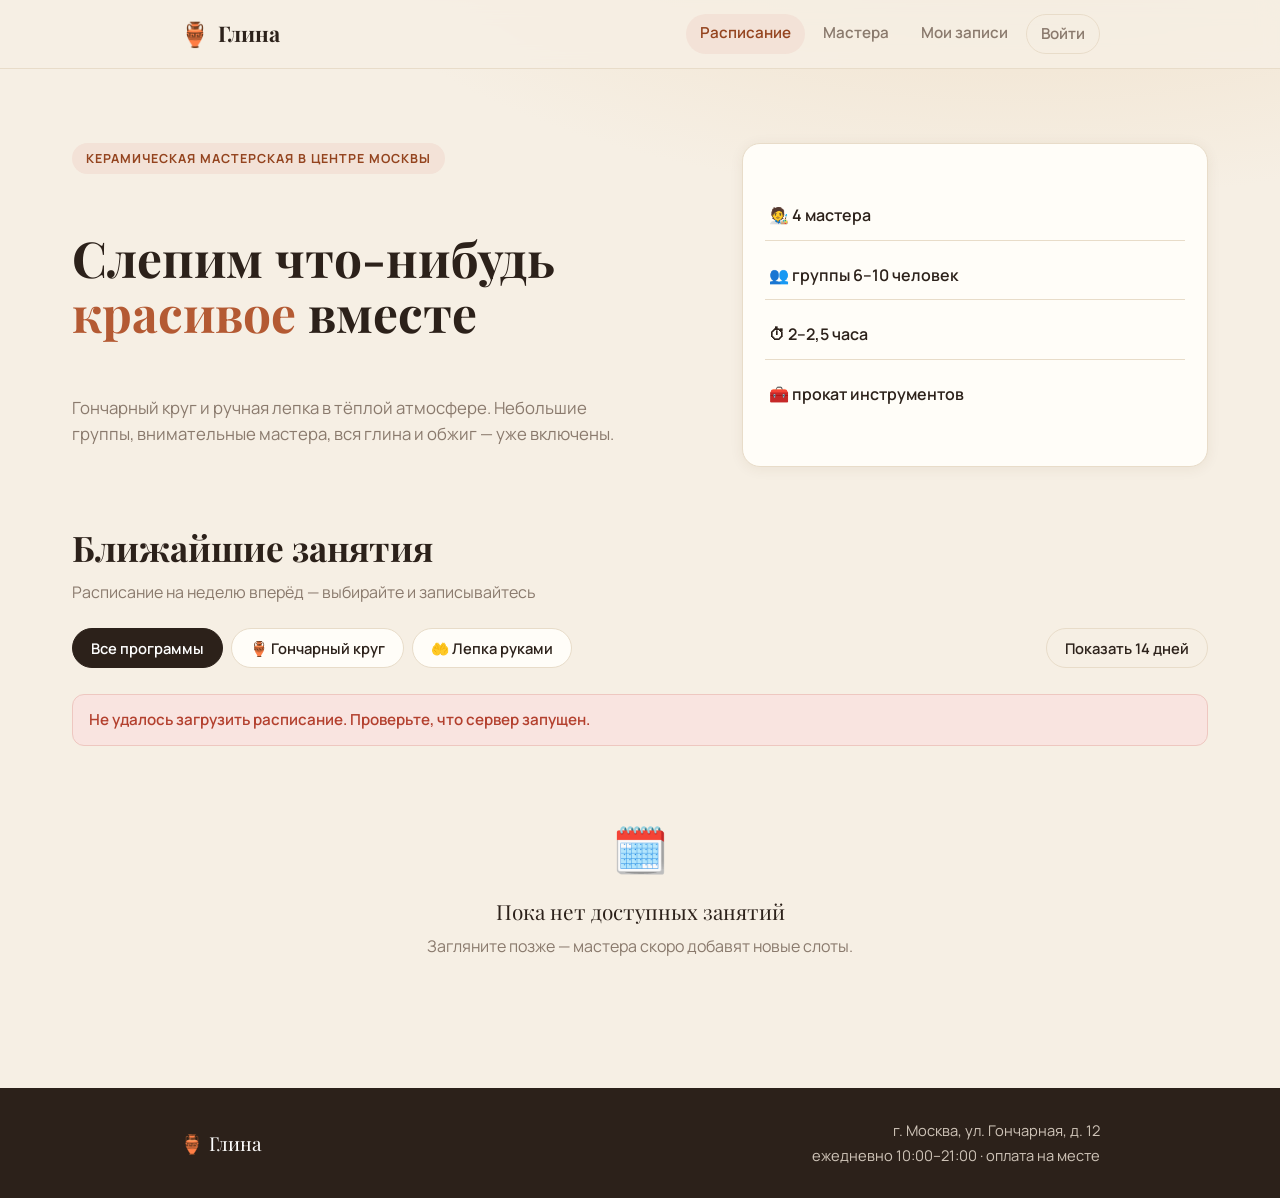
<file: frontend/index.html>
<!DOCTYPE html>
<html lang="ru">
<head>
  <meta charset="UTF-8">
  <meta name="viewport" content="width=device-width, initial-scale=1.0">
  <title>Глина — гончарная мастерская. Расписание занятий</title>
  <link rel="stylesheet" href="style.css">
</head>
<body data-page="schedule">
  <header class="topbar">
    <div class="topbar__inner">
      <a class="logo" href="index.html"><span class="logo__mark">🏺</span>Глина</a>
      <nav class="nav">
        <a href="index.html" class="nav__link nav__link--active">Расписание</a>
        <a href="masters.html" class="nav__link">Мастера</a>
        <a href="bookings.html" class="nav__link">Мои записи</a>
      </nav>
    </div>
  </header>

  <main class="container">
    <section class="hero">
      <span class="hero__badge">керамическая мастерская в центре Москвы</span>
      <h1 class="hero__title">Слепим что-нибудь<br><em>красивое</em> вместе</h1>
      <p class="hero__text">
        Гончарный круг и ручная лепка в тёплой атмосфере. Небольшие группы,
        внимательные мастера, вся глина и обжиг — уже включены.
      </p>
      <div class="hero__stats">
        <span class="stat">🧑‍🎨 4 мастера</span>
        <span class="stat">👥 группы 6–10 человек</span>
        <span class="stat">⏱ 2–2,5 часа</span>
        <span class="stat">🧰 прокат инструментов</span>
      </div>
    </section>

    <h2 class="page-title">Ближайшие занятия</h2>
    <p class="page-hint">Расписание на неделю вперёд — выбирайте и записывайтесь</p>

    <div class="filters">
      <div class="chips" id="program-filter">
        <button class="chip chip--active" data-program="all">Все программы</button>
        <button class="chip" data-program="WHEEL">🏺 Гончарный круг</button>
        <button class="chip" data-program="HANDBUILDING">🤲 Лепка руками</button>
      </div>
      <button class="chip chip--ghost" id="extend-days">Показать 14 дней</button>
    </div>

    <div id="error-box" class="alert alert--error" hidden></div>

    <div id="empty-state" class="empty" hidden>
      <div class="empty__icon">🗓️</div>
      <p class="empty__title">Пока нет доступных занятий</p>
      <p class="empty__text">Загляните позже — мастера скоро добавят новые слоты.</p>
    </div>

    <div id="slots"></div>
  </main>

  <footer class="footer">
    <div class="footer__inner">
      <span class="footer__brand">🏺 Глина</span>
      <div class="footer__meta">
        г. Москва, ул. Гончарная, д. 12<br>
        ежедневно 10:00–21:00 · оплата на месте
      </div>
    </div>
  </footer>

  <script src="app.js"></script>
</body>
</html>
</file>
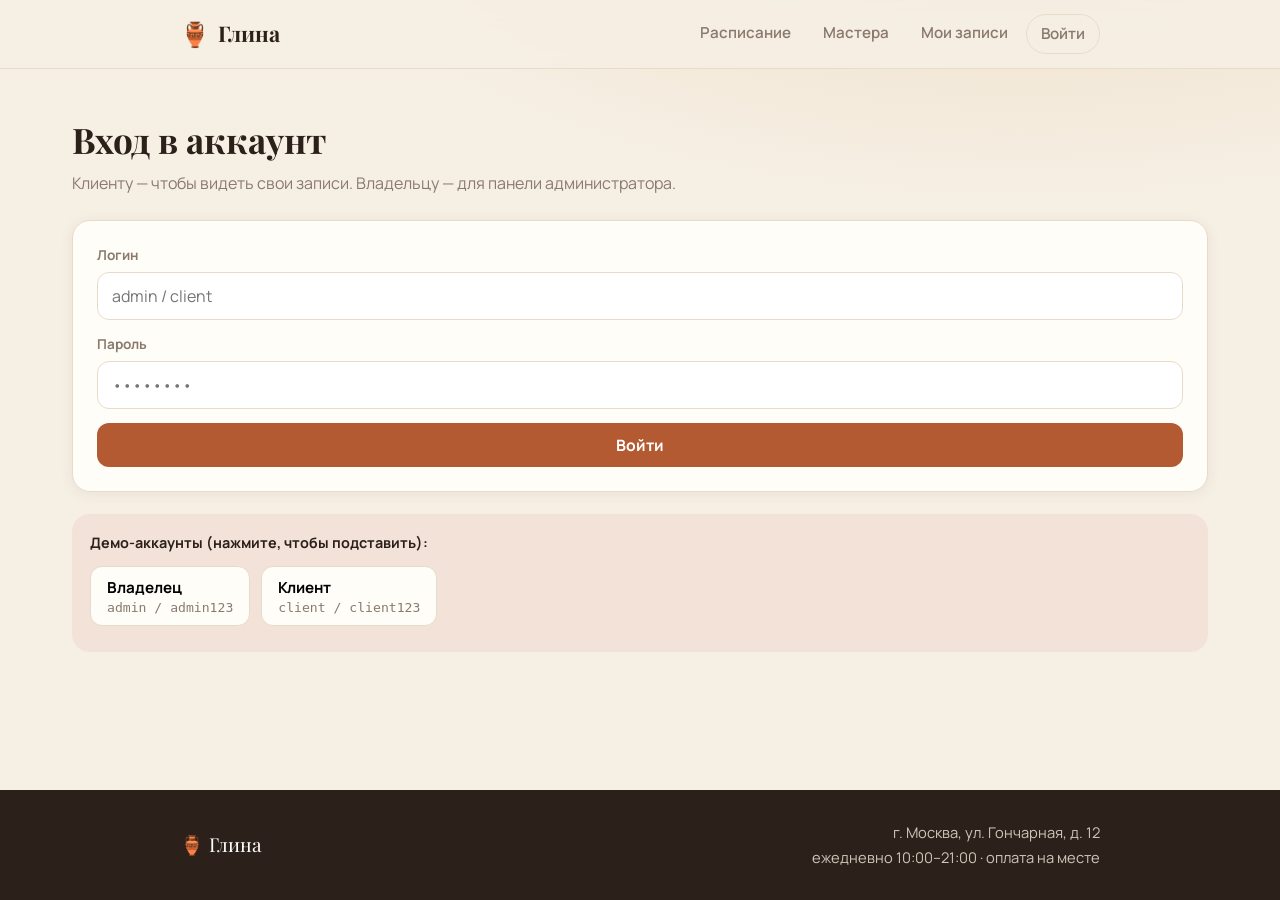
<file: frontend/admin.html>
<!DOCTYPE html>
<html lang="ru">
<head>
  <meta charset="UTF-8">
  <meta name="viewport" content="width=device-width, initial-scale=1.0">
  <title>Глина — панель администратора</title>
  <link rel="stylesheet" href="style.css">
</head>
<body data-page="admin">
  <header class="topbar">
    <div class="topbar__inner">
      <a class="logo" href="index.html"><span class="logo__mark">🏺</span>Глина</a>
      <nav class="nav">
        <a href="index.html" class="nav__link">Расписание</a>
        <a href="masters.html" class="nav__link">Мастера</a>
        <a href="bookings.html" class="nav__link">Мои записи</a>
      </nav>
    </div>
  </header>

  <main class="container">
    <h1 class="page-title">Панель администратора</h1>
    <p class="page-hint">Здравствуйте, <b id="admin-user">…</b>. Здесь всё расписание —
      можно перенести занятие, заменить мастера, поправить число мест или
      отменить занятие вручную, если что-то пошло не так.</p>

    <div id="error-box" class="alert alert--error" hidden></div>

    <div id="admin-summary" class="stats-row"></div>

    <div id="admin-slots" class="admin-list"></div>
  </main>

  <footer class="footer">
    <div class="footer__inner">
      <span class="footer__brand">🏺 Глина</span>
      <div class="footer__meta">
        Интерфейс владельца · демо-режим<br>
        действия отменяемы кнопкой «Вернуть»
      </div>
    </div>
  </footer>

  <script src="app.js"></script>
</body>
</html>
</file>
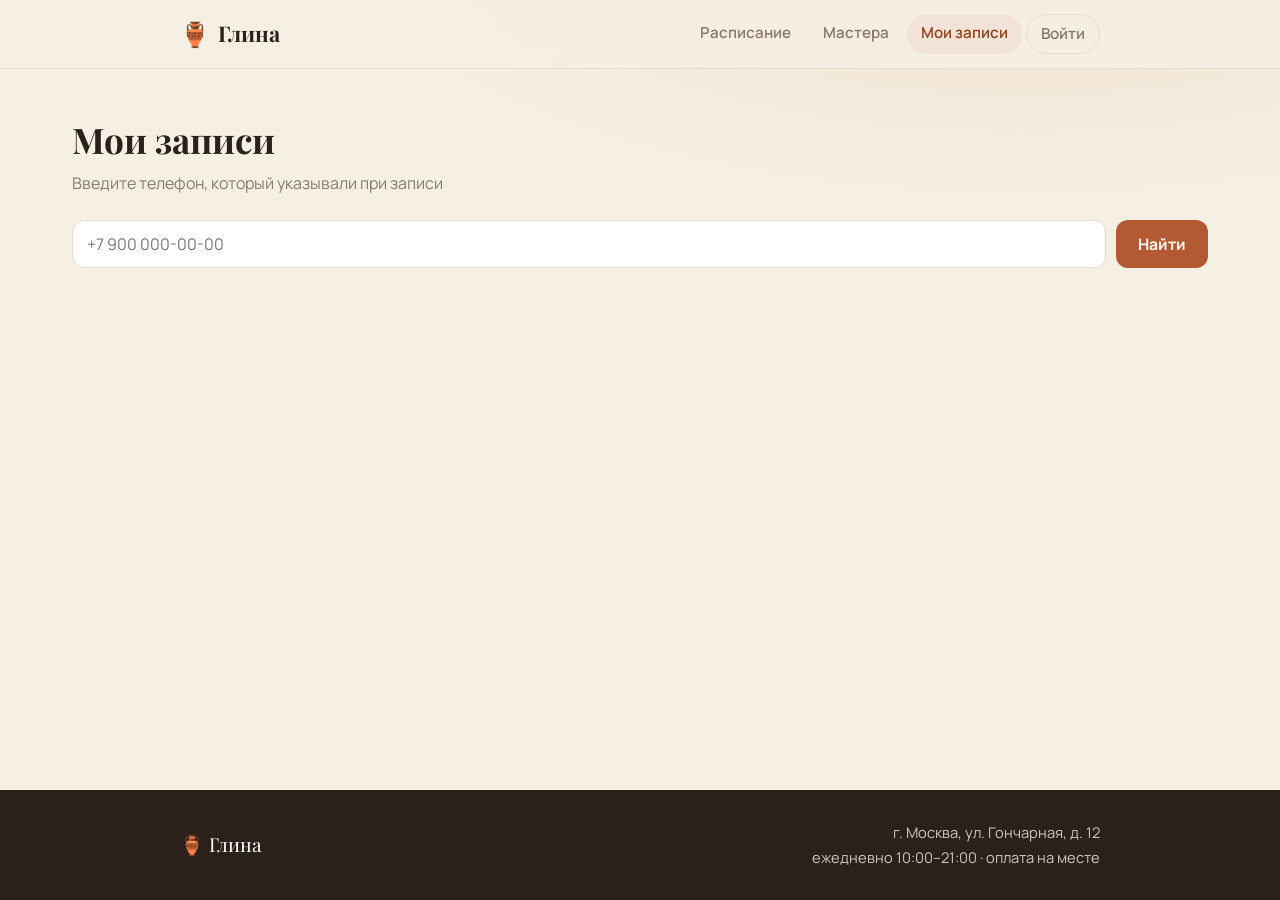
<file: frontend/bookings.html>
<!DOCTYPE html>
<html lang="ru">
<head>
  <meta charset="UTF-8">
  <meta name="viewport" content="width=device-width, initial-scale=1.0">
  <title>Глина — мои записи</title>
  <link rel="stylesheet" href="style.css">
</head>
<body data-page="bookings">
  <header class="topbar">
    <div class="topbar__inner">
      <a class="logo" href="index.html"><span class="logo__mark">🏺</span>Глина</a>
      <nav class="nav">
        <a href="index.html" class="nav__link">Расписание</a>
        <a href="masters.html" class="nav__link">Мастера</a>
        <a href="bookings.html" class="nav__link nav__link--active">Мои записи</a>
      </nav>
    </div>
  </header>

  <main class="container container--narrow">
    <h1 class="page-title">Мои записи</h1>
    <p class="page-hint">Введите телефон, который указывали при записи</p>

    <form id="phone-form" class="phone-form">
      <input id="phone-input" class="field__input" type="tel"
             placeholder="+7 900 000-00-00" autocomplete="tel">
      <button type="submit" class="btn btn--primary">Найти</button>
    </form>

    <div id="error-box" class="alert alert--error" hidden></div>

    <div id="empty-state" class="empty" hidden>
      <div class="empty__icon">🫖</div>
      <p class="empty__title">Записей не найдено</p>
      <p class="empty__text">По этому номеру пока ничего нет —
        <a href="index.html">выберите занятие в расписании</a>.</p>
    </div>

    <div id="bookings" class="bookings-list"></div>
  </main>

  <footer class="footer">
    <div class="footer__inner">
      <span class="footer__brand">🏺 Глина</span>
      <div class="footer__meta">
        г. Москва, ул. Гончарная, д. 12<br>
        ежедневно 10:00–21:00 · оплата на месте
      </div>
    </div>
  </footer>

  <script src="app.js"></script>
</body>
</html>
</file>
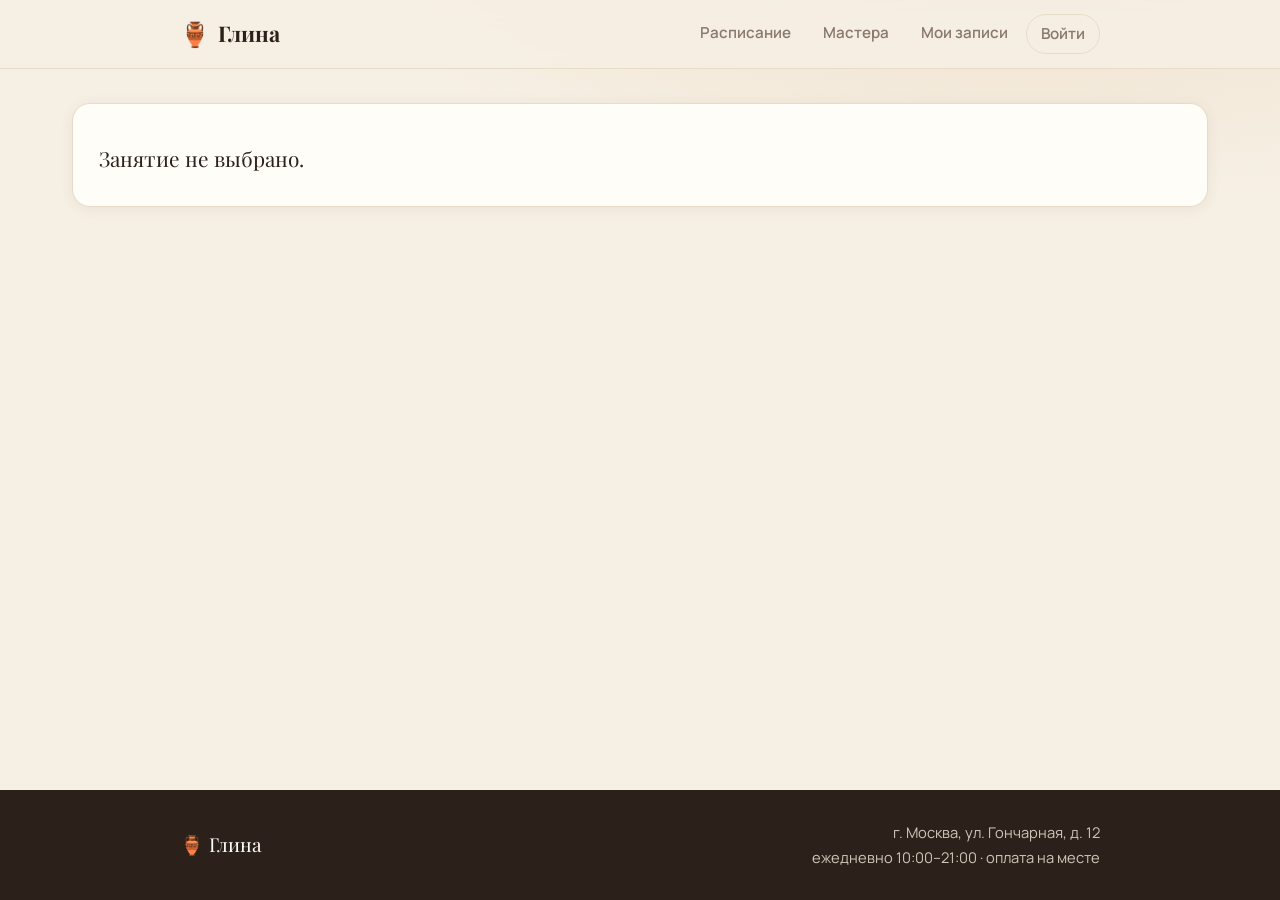
<file: frontend/details.html>
<!DOCTYPE html>
<html lang="ru">
<head>
  <meta charset="UTF-8">
  <meta name="viewport" content="width=device-width, initial-scale=1.0">
  <title>Глина — детали занятия</title>
  <link rel="stylesheet" href="style.css">
</head>
<body data-page="details">
  <header class="topbar">
    <div class="topbar__inner">
      <a class="logo" href="index.html"><span class="logo__mark">🏺</span>Глина</a>
      <nav class="nav">
        <a href="index.html" class="nav__link">Расписание</a>
        <a href="masters.html" class="nav__link">Мастера</a>
        <a href="bookings.html" class="nav__link">Мои записи</a>
      </nav>
    </div>
  </header>

  <main class="container container--narrow">
    <div id="error-box" class="alert alert--error" hidden></div>

    <section id="slot-details" class="detail">
      <p class="muted">Загрузка…</p>
    </section>

    <div id="unavailable" class="alert alert--warn alert--below" hidden></div>

    <form id="booking-form" class="form" hidden>
      <h2 class="form__title">Записаться на занятие</h2>

      <label class="field">
        <span class="field__label">Имя</span>
        <input id="name" class="field__input" type="text" placeholder="Как вас зовут?" required>
      </label>

      <label class="field">
        <span class="field__label">Телефон</span>
        <input id="phone" class="field__input" type="tel" placeholder="+7 900 000-00-00" required>
      </label>

      <label class="rental-option">
        <input id="rental" type="checkbox">
        <span class="rental-option__text">Взять напрокат инструменты и фартук</span>
        <span class="rental-option__price">+400 ₽</span>
      </label>

      <button id="submit-btn" type="submit" class="btn btn--primary btn--block">
        Подтвердить запись
      </button>
    </form>
  </main>

  <footer class="footer">
    <div class="footer__inner">
      <span class="footer__brand">🏺 Глина</span>
      <div class="footer__meta">
        г. Москва, ул. Гончарная, д. 12<br>
        ежедневно 10:00–21:00 · оплата на месте
      </div>
    </div>
  </footer>

  <script src="app.js"></script>
</body>
</html>
</file>
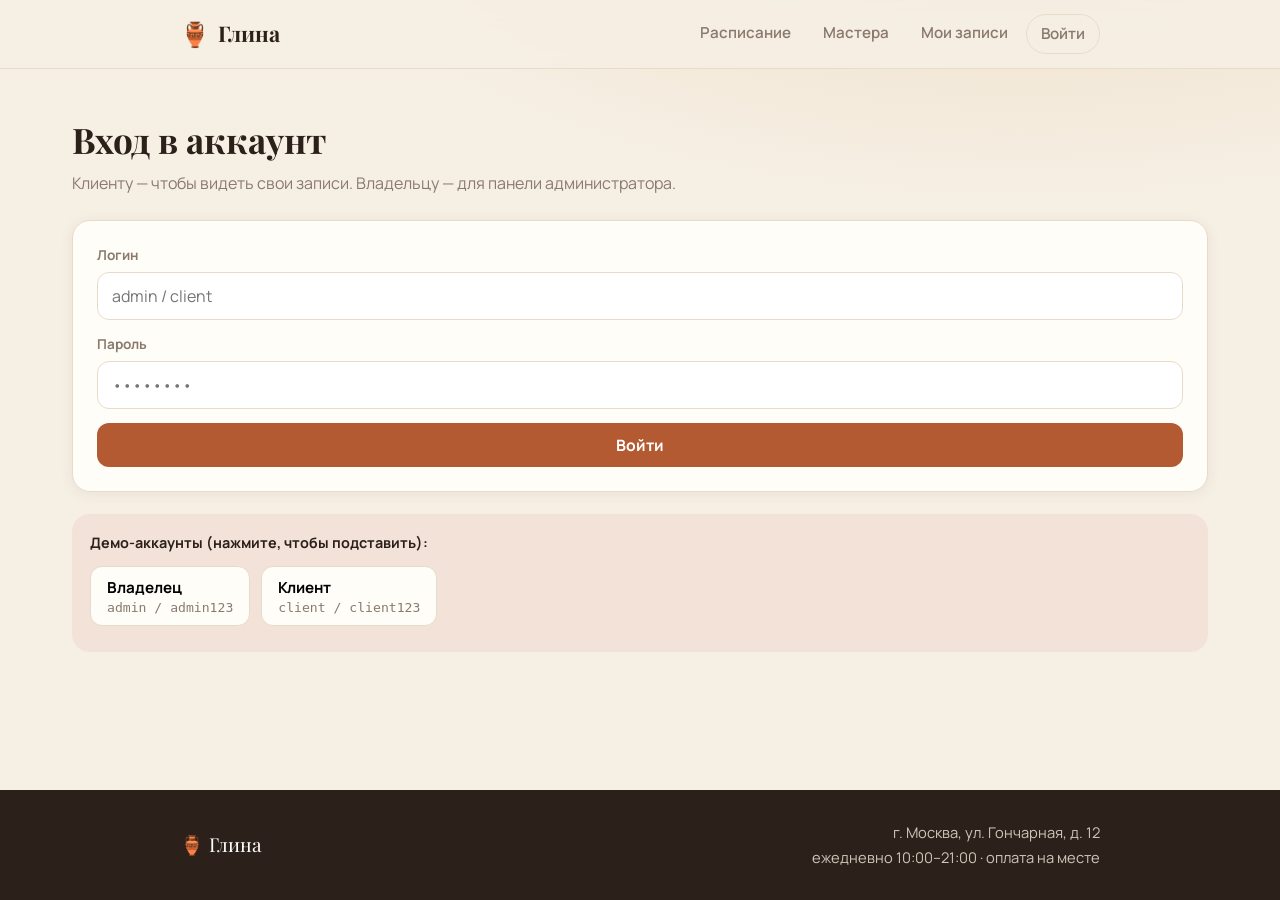
<file: frontend/login.html>
<!DOCTYPE html>
<html lang="ru">
<head>
  <meta charset="UTF-8">
  <meta name="viewport" content="width=device-width, initial-scale=1.0">
  <title>Глина — вход</title>
  <link rel="stylesheet" href="style.css">
</head>
<body data-page="login">
  <header class="topbar">
    <div class="topbar__inner">
      <a class="logo" href="index.html"><span class="logo__mark">🏺</span>Глина</a>
      <nav class="nav">
        <a href="index.html" class="nav__link">Расписание</a>
        <a href="masters.html" class="nav__link">Мастера</a>
        <a href="bookings.html" class="nav__link">Мои записи</a>
      </nav>
    </div>
  </header>

  <main class="container container--narrow">
    <h1 class="page-title">Вход в аккаунт</h1>
    <p class="page-hint">Клиенту — чтобы видеть свои записи. Владельцу — для панели администратора.</p>

    <div id="error-box" class="alert alert--error" hidden></div>

    <form id="login-form" class="form">
      <label class="field">
        <span class="field__label">Логин</span>
        <input id="login" class="field__input" type="text" placeholder="admin / client" required>
      </label>
      <label class="field">
        <span class="field__label">Пароль</span>
        <input id="password" class="field__input" type="password" placeholder="••••••••" required>
      </label>
      <button type="submit" class="btn btn--primary btn--block">Войти</button>
    </form>

    <div class="demo-accounts">
      <p class="demo-accounts__title">Демо-аккаунты (нажмите, чтобы подставить):</p>
      <button class="demo-chip" data-demo="admin:admin123">
        <b>Владелец</b><span>admin / admin123</span>
      </button>
      <button class="demo-chip" data-demo="client:client123">
        <b>Клиент</b><span>client / client123</span>
      </button>
    </div>
  </main>

  <footer class="footer">
    <div class="footer__inner">
      <span class="footer__brand">🏺 Глина</span>
      <div class="footer__meta">
        г. Москва, ул. Гончарная, д. 12<br>
        ежедневно 10:00–21:00 · оплата на месте
      </div>
    </div>
  </footer>

  <script src="app.js"></script>
</body>
</html>
</file>
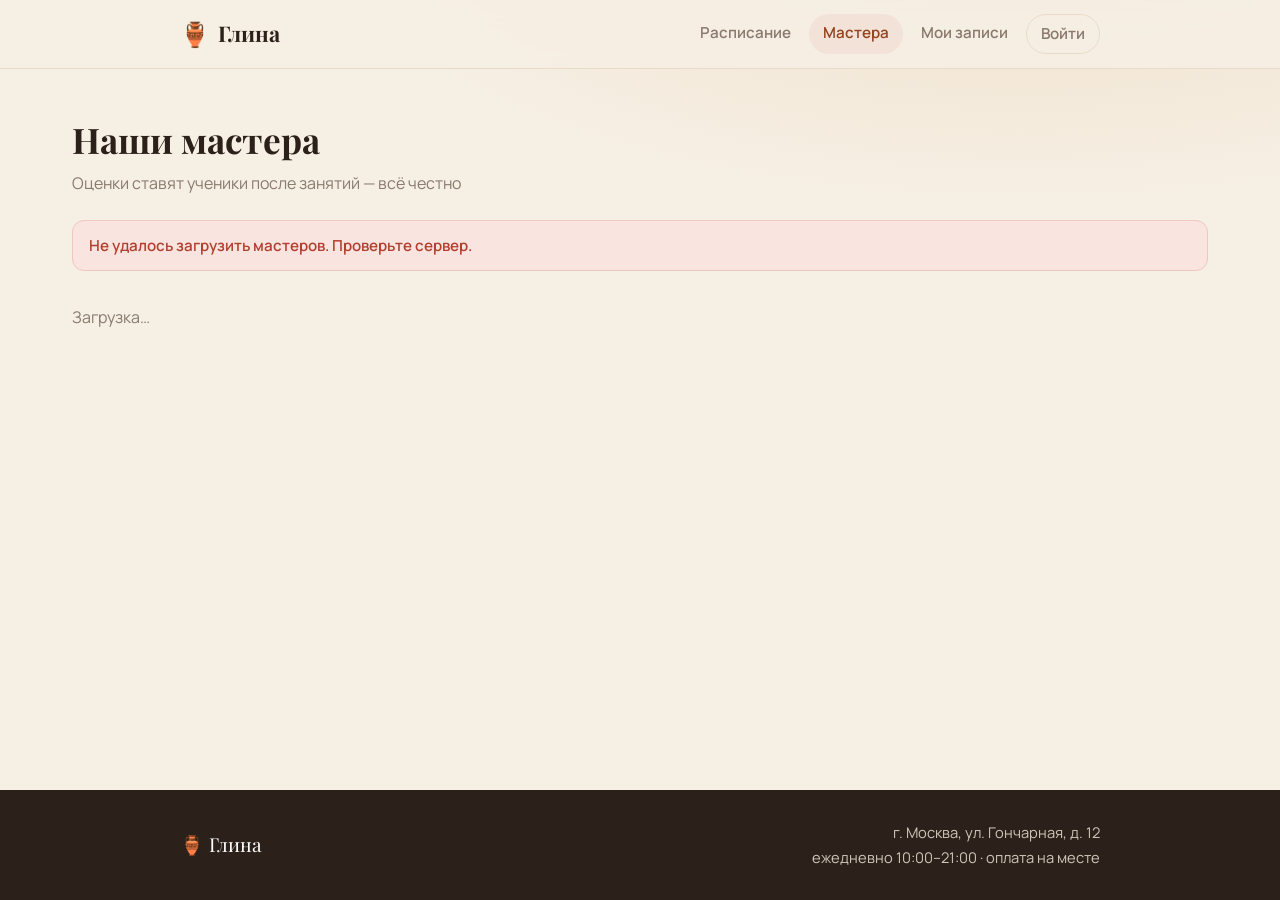
<file: frontend/masters.html>
<!DOCTYPE html>
<html lang="ru">
<head>
  <meta charset="UTF-8">
  <meta name="viewport" content="width=device-width, initial-scale=1.0">
  <title>Глина — наши мастера</title>
  <link rel="stylesheet" href="style.css">
</head>
<body data-page="masters">
  <header class="topbar">
    <div class="topbar__inner">
      <a class="logo" href="index.html"><span class="logo__mark">🏺</span>Глина</a>
      <nav class="nav">
        <a href="index.html" class="nav__link">Расписание</a>
        <a href="masters.html" class="nav__link nav__link--active">Мастера</a>
        <a href="bookings.html" class="nav__link">Мои записи</a>
      </nav>
    </div>
  </header>

  <main class="container">
    <h1 class="page-title">Наши мастера</h1>
    <p class="page-hint">Оценки ставят ученики после занятий — всё честно</p>

    <div id="error-box" class="alert alert--error" hidden></div>

    <div id="masters" class="masters-grid">
      <p class="muted">Загрузка…</p>
    </div>
  </main>

  <footer class="footer">
    <div class="footer__inner">
      <span class="footer__brand">🏺 Глина</span>
      <div class="footer__meta">
        г. Москва, ул. Гончарная, д. 12<br>
        ежедневно 10:00–21:00 · оплата на месте
      </div>
    </div>
  </footer>

  <script src="app.js"></script>
</body>
</html>
</file>
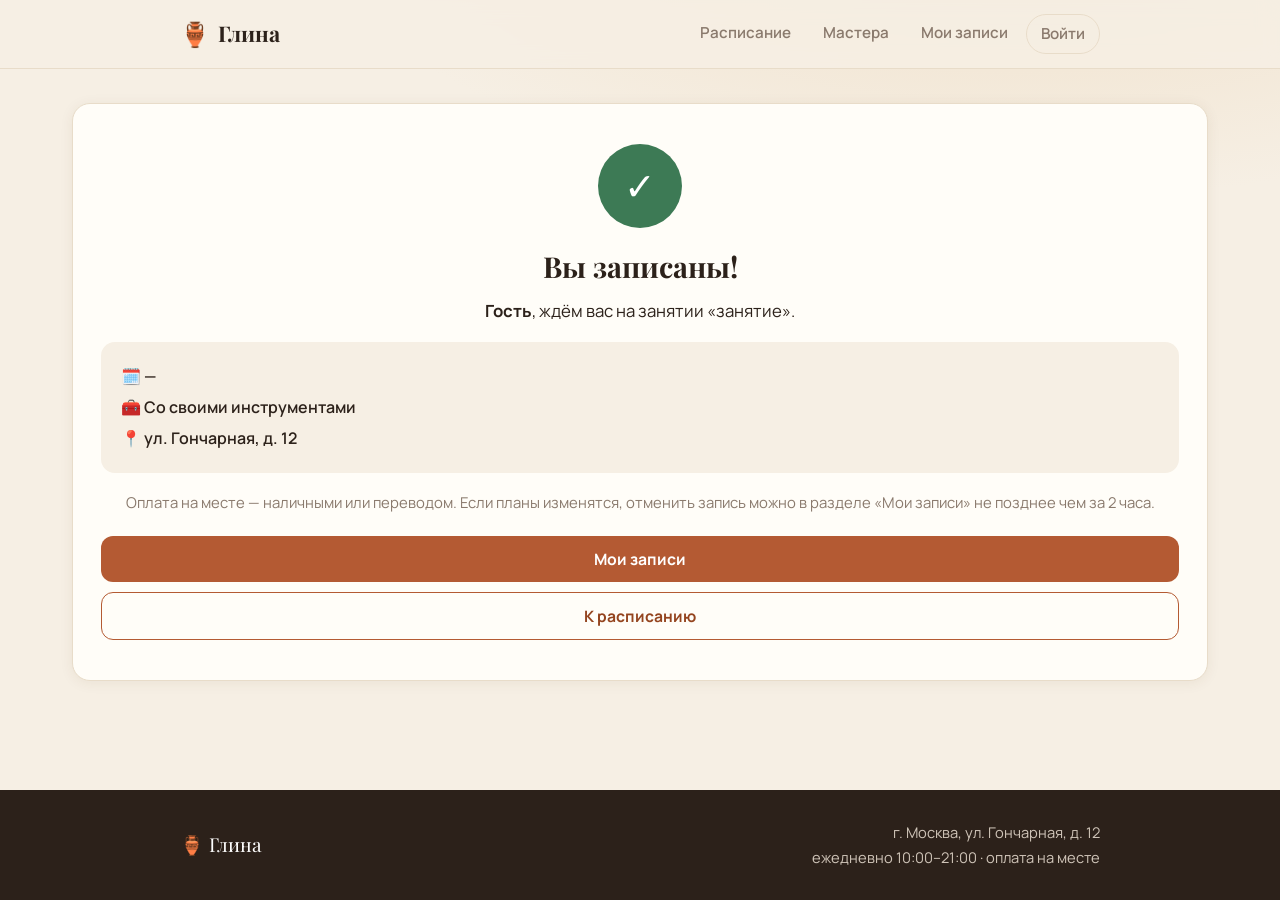
<file: frontend/success.html>
<!DOCTYPE html>
<html lang="ru">
<head>
  <meta charset="UTF-8">
  <meta name="viewport" content="width=device-width, initial-scale=1.0">
  <title>Глина — вы записаны</title>
  <link rel="stylesheet" href="style.css">
</head>
<body data-page="success">
  <header class="topbar">
    <div class="topbar__inner">
      <a class="logo" href="index.html"><span class="logo__mark">🏺</span>Глина</a>
      <nav class="nav">
        <a href="index.html" class="nav__link">Расписание</a>
        <a href="masters.html" class="nav__link">Мастера</a>
        <a href="bookings.html" class="nav__link">Мои записи</a>
      </nav>
    </div>
  </header>

  <main class="container container--narrow">
    <section class="success">
      <div class="success__icon">✓</div>
      <h1 class="success__title">Вы записаны!</h1>
      <p class="success__text">
        <b id="success-name">Гость</b>, ждём вас на занятии
        «<span id="success-program">занятие</span>».
      </p>
      <ul class="success__facts">
        <li>🗓️ <span id="success-when">—</span></li>
        <li>🧰 <span id="success-rental">—</span></li>
        <li>📍 ул. Гончарная, д. 12</li>
      </ul>
      <p class="success__hint">
        Оплата на месте — наличными или переводом. Если планы изменятся,
        отменить запись можно в разделе «Мои записи» не позднее чем за 2 часа.
      </p>
      <div class="success__actions">
        <a class="btn btn--primary btn--block" href="bookings.html">Мои записи</a>
        <a class="btn btn--ghost btn--block" href="index.html">К расписанию</a>
      </div>
    </section>
  </main>

  <footer class="footer">
    <div class="footer__inner">
      <span class="footer__brand">🏺 Глина</span>
      <div class="footer__meta">
        г. Москва, ул. Гончарная, д. 12<br>
        ежедневно 10:00–21:00 · оплата на месте
      </div>
    </div>
  </footer>

  <script src="app.js"></script>
</body>
</html>
</file>
<file: frontend/style.css>
@import url('https://fonts.googleapis.com/css2?family=Playfair+Display:wght@600;700&family=Manrope:wght@400;500;600;700;800&display=swap');

:root {
  --terra: #b45a33;
  --terra-dark: #94441f;
  --terra-soft: #f3e2d7;
  --cream: #f6efe4;
  --surface: #fffdf8;
  --ink: #2c211a;
  --muted: #8a7a6d;
  --line: #e8dcc9;
  --green: #3d7a55;
  --green-soft: #e3efe7;
  --red: #b3402e;
  --red-soft: #f9e4e0;
  --amber: #a2781f;
  --amber-soft: #f6ecd4;
  --radius: 18px;
  --shadow: 0 2px 14px rgba(90, 55, 25, 0.07);
  --shadow-hover: 0 10px 28px rgba(90, 55, 25, 0.13);
  --font-display: 'Playfair Display', Georgia, serif;
  --font-body: 'Manrope', -apple-system, 'Segoe UI', sans-serif;
}

* { box-sizing: border-box; }

html { scroll-behavior: smooth; }

body {
  margin: 0;
  font-family: var(--font-body);
  background:
    radial-gradient(1200px 500px at 80% -100px, #efdfc8 0%, transparent 60%),
    var(--cream);
  color: var(--ink);
  line-height: 1.55;
  min-height: 100vh;
  display: flex;
  flex-direction: column;
}

.muted { color: var(--muted); font-weight: 400; }

/* --------------------------- шапка --------------------------------------- */

.topbar {
  position: sticky;
  top: 0;
  z-index: 20;
  background: rgba(246, 239, 228, 0.85);
  backdrop-filter: blur(10px);
  border-bottom: 1px solid var(--line);
}
.topbar__inner {
  max-width: 960px;
  margin: 0 auto;
  padding: 14px 20px;
  display: flex;
  align-items: center;
  gap: 24px;
}
.logo {
  font-family: var(--font-display);
  font-weight: 700;
  font-size: 1.35rem;
  color: var(--ink);
  text-decoration: none;
  display: flex;
  align-items: center;
  gap: 8px;
}
.logo__mark { font-size: 1.5rem; }

.nav { margin-left: auto; display: flex; gap: 4px; }
.nav__link {
  color: var(--muted);
  text-decoration: none;
  font-weight: 600;
  font-size: 0.95rem;
  padding: 7px 14px;
  border-radius: 999px;
  transition: color 0.15s, background 0.15s;
}
.nav__link:hover { color: var(--ink); background: var(--terra-soft); }
.nav__link--active { color: var(--terra-dark); background: var(--terra-soft); }

/* --------------------------- контейнеры ---------------------------------- */

.container {
  width: 100%;
  max-width: 960px;
  margin: 0 auto;
  padding: 28px 20px 70px;
  flex: 1;
}
.container--narrow { max-width: 560px; }

/* --------------------------- hero ---------------------------------------- */

.hero { padding: 26px 0 34px; }
.hero__badge {
  display: inline-block;
  background: var(--terra-soft);
  color: var(--terra-dark);
  font-weight: 700;
  font-size: 0.78rem;
  letter-spacing: 0.08em;
  text-transform: uppercase;
  padding: 6px 14px;
  border-radius: 999px;
  margin-bottom: 16px;
}
.hero__title {
  font-family: var(--font-display);
  font-size: clamp(2rem, 5.5vw, 3.1rem);
  line-height: 1.12;
  margin: 0 0 14px;
}
.hero__title em {
  font-style: normal;
  color: var(--terra);
}
.hero__text {
  max-width: 560px;
  margin: 0 0 20px;
  color: var(--muted);
  font-size: 1.05rem;
}
.hero__stats { display: flex; flex-wrap: wrap; gap: 10px; }
.stat {
  background: var(--surface);
  border: 1px solid var(--line);
  border-radius: 12px;
  padding: 8px 16px;
  font-size: 0.9rem;
  font-weight: 600;
  box-shadow: var(--shadow);
}

/* --------------------------- заголовки страниц --------------------------- */

.page-title {
  font-family: var(--font-display);
  font-size: clamp(1.6rem, 4vw, 2.2rem);
  margin: 10px 0 4px;
}
.page-hint { margin: 0 0 24px; color: var(--muted); }

/* --------------------------- фильтры ------------------------------------- */

.filters {
  display: flex;
  flex-wrap: wrap;
  align-items: center;
  gap: 10px;
  margin-bottom: 26px;
}
.chips { display: flex; flex-wrap: wrap; gap: 8px; }
.chip {
  border: 1px solid var(--line);
  background: var(--surface);
  color: var(--ink);
  font-family: var(--font-body);
  font-weight: 600;
  font-size: 0.92rem;
  padding: 9px 18px;
  border-radius: 999px;
  cursor: pointer;
  transition: all 0.15s;
}
.chip:hover { border-color: var(--terra); color: var(--terra-dark); }
.chip--active {
  background: var(--ink);
  border-color: var(--ink);
  color: #fff;
}
.chip--active:hover { color: #fff; }
.chip--ghost { margin-left: auto; background: transparent; }

/* --------------------------- расписание по дням -------------------------- */

.day-group { margin-bottom: 30px; }
.day-group__title {
  font-family: var(--font-display);
  font-size: 1.25rem;
  margin: 0 0 14px;
  padding-bottom: 8px;
  border-bottom: 2px solid var(--line);
}
.day-group__grid {
  display: grid;
  grid-template-columns: repeat(auto-fill, minmax(290px, 1fr));
  gap: 16px;
}

/* --------------------------- карточки ------------------------------------ */

.card {
  background: var(--surface);
  border: 1px solid var(--line);
  border-radius: var(--radius);
  padding: 18px;
  box-shadow: var(--shadow);
  transition: transform 0.18s ease, box-shadow 0.18s ease;
  display: flex;
  flex-direction: column;
}
.card:hover { transform: translateY(-3px); box-shadow: var(--shadow-hover); }
.card--cancelled { opacity: 0.72; }
.card--cancelled:hover { transform: none; box-shadow: var(--shadow); }

.card__top {
  display: flex;
  align-items: flex-start;
  gap: 12px;
  margin-bottom: 10px;
}
.card__icon {
  width: 46px;
  height: 46px;
  flex: none;
  display: grid;
  place-items: center;
  font-size: 1.45rem;
  background: var(--terra-soft);
  border-radius: 14px;
}
.card__timebox { display: flex; flex-direction: column; }
.card__time { font-weight: 800; font-size: 1.25rem; letter-spacing: 0.01em; }
.card__dur { color: var(--muted); font-size: 0.8rem; }
.card__title { margin: 0 0 4px; font-size: 1.05rem; font-weight: 700; }
.card__meta { margin: 2px 0; color: var(--muted); font-size: 0.9rem; }
.card__foot {
  margin-top: auto;
  padding-top: 14px;
  display: flex;
  align-items: center;
  justify-content: space-between;
}
.card__price { font-weight: 800; font-size: 1.15rem; }

.card__top .badge { margin-left: auto; }

/* индикатор заполненности */
.bar {
  height: 6px;
  background: var(--line);
  border-radius: 999px;
  overflow: hidden;
  margin-top: 10px;
}
.bar__fill {
  height: 100%;
  background: var(--green);
  border-radius: inherit;
  transition: width 0.3s;
}
.bar__fill--last { background: var(--amber); }
.bar__fill--full { background: var(--red); }

/* --------------------------- бейджи -------------------------------------- */

.badge {
  font-size: 0.75rem;
  font-weight: 700;
  padding: 5px 11px;
  border-radius: 999px;
  white-space: nowrap;
}
.badge--free { background: var(--green-soft); color: var(--green); }
.badge--last { background: var(--amber-soft); color: var(--amber); }
.badge--full { background: var(--red-soft); color: var(--red); }
.badge--cancelled { background: var(--amber-soft); color: var(--amber); }
.badge--muted { background: #eee7db; color: var(--muted); }

/* --------------------------- звёзды -------------------------------------- */

.stars { letter-spacing: 0.05em; }
.star { color: #d8cbb8; }
.star--on { color: #e2a63c; }

/* --------------------------- кнопки -------------------------------------- */

.btn {
  display: inline-block;
  border: none;
  border-radius: 12px;
  padding: 11px 22px;
  font-family: var(--font-body);
  font-size: 0.98rem;
  font-weight: 700;
  cursor: pointer;
  text-decoration: none;
  text-align: center;
  transition: background 0.15s, transform 0.1s;
}
.btn:active { transform: scale(0.98); }
.btn--primary { background: var(--terra); color: #fff; }
.btn--primary:hover { background: var(--terra-dark); }
.btn--ghost {
  background: transparent;
  color: var(--terra-dark);
  border: 1.5px solid var(--terra);
}
.btn--ghost:hover { background: var(--terra-soft); }
.btn--danger {
  background: var(--red-soft);
  color: var(--red);
  border: 1.5px solid #e6b6ad;
}
.btn--danger:hover { background: #f4d5cf; }
.btn--block { display: block; width: 100%; }
.btn--small { padding: 8px 16px; font-size: 0.88rem; }
.btn--disabled,
.btn[disabled] {
  background: #e5dccd;
  color: #a2968a;
  cursor: not-allowed;
  pointer-events: none;
}

/* --------------------------- детали слота -------------------------------- */

.detail {
  background: var(--surface);
  border: 1px solid var(--line);
  border-radius: var(--radius);
  padding: 26px;
  box-shadow: var(--shadow);
}
.detail__head { display: flex; gap: 16px; align-items: center; margin-bottom: 14px; }
.detail__icon {
  width: 62px;
  height: 62px;
  flex: none;
  display: grid;
  place-items: center;
  font-size: 2rem;
  background: var(--terra-soft);
  border-radius: 18px;
}
.detail__title {
  font-family: var(--font-display);
  font-size: 1.5rem;
  margin: 0 0 4px;
}
.detail__when { margin: 0; color: var(--terra-dark); font-weight: 700; }
.detail__desc { color: var(--muted); margin: 0 0 18px; }
.detail__grid {
  display: grid;
  grid-template-columns: 1fr 1fr;
  gap: 12px;
  margin: 0 0 18px;
}
.detail__cell {
  background: var(--cream);
  border-radius: 12px;
  padding: 12px 14px;
}
.detail__cell dt {
  font-size: 0.78rem;
  text-transform: uppercase;
  letter-spacing: 0.06em;
  color: var(--muted);
  font-weight: 700;
  margin-bottom: 3px;
}
.detail__cell dd { margin: 0; font-weight: 600; }
.detail__address { color: var(--muted); font-size: 0.95rem; margin: 0 0 6px; }
.detail__price { font-size: 1.5rem; font-weight: 800; margin: 10px 0 0; }

/* --------------------------- форма --------------------------------------- */

.form {
  background: var(--surface);
  border: 1px solid var(--line);
  border-radius: var(--radius);
  padding: 24px;
  margin-top: 18px;
  box-shadow: var(--shadow);
}
.form__title {
  font-family: var(--font-display);
  margin: 0 0 16px;
  font-size: 1.25rem;
}
.field { display: block; margin-bottom: 14px; }
.field__label {
  display: block;
  font-size: 0.85rem;
  font-weight: 700;
  color: var(--muted);
  margin-bottom: 6px;
}
.field__input {
  width: 100%;
  padding: 12px 14px;
  border: 1.5px solid var(--line);
  border-radius: 12px;
  font-family: var(--font-body);
  font-size: 1rem;
  background: #fff;
  transition: border-color 0.15s;
}
.field__input:focus { outline: none; border-color: var(--terra); }

.rental-option {
  display: flex;
  align-items: center;
  gap: 12px;
  background: var(--cream);
  border: 1.5px solid var(--line);
  border-radius: 12px;
  padding: 13px 14px;
  margin: 6px 0 18px;
  cursor: pointer;
  transition: border-color 0.15s;
}
.rental-option:hover { border-color: var(--terra); }
.rental-option input { width: 19px; height: 19px; accent-color: var(--terra); }
.rental-option__text { font-weight: 600; font-size: 0.95rem; }
.rental-option__price { margin-left: auto; font-weight: 800; white-space: nowrap; }

/* --------------------------- мастера ------------------------------------- */

.masters-grid {
  display: grid;
  grid-template-columns: repeat(auto-fill, minmax(260px, 1fr));
  gap: 18px;
}
.master {
  background: var(--surface);
  border: 1px solid var(--line);
  border-radius: var(--radius);
  padding: 24px;
  box-shadow: var(--shadow);
  text-align: center;
  transition: transform 0.18s, box-shadow 0.18s;
}
.master:hover { transform: translateY(-3px); box-shadow: var(--shadow-hover); }
.master__avatar {
  width: 72px;
  height: 72px;
  margin: 0 auto 12px;
  display: grid;
  place-items: center;
  font-family: var(--font-display);
  font-size: 1.8rem;
  font-weight: 700;
  color: #fff;
  background: linear-gradient(135deg, var(--terra) 0%, #d98a55 100%);
  border-radius: 50%;
}
.master__name { font-family: var(--font-display); margin: 0 0 2px; font-size: 1.25rem; }
.master__spec {
  margin: 0 0 8px;
  color: var(--terra-dark);
  font-weight: 700;
  font-size: 0.85rem;
  text-transform: uppercase;
  letter-spacing: 0.05em;
}
.master__rating { margin: 0 0 10px; }
.master__bio { margin: 0; color: var(--muted); font-size: 0.92rem; }

/* --------------------------- мои записи ---------------------------------- */

.phone-form { display: flex; gap: 10px; margin-bottom: 24px; }
.phone-form .field__input { flex: 1; }
.bookings-list { display: grid; gap: 14px; }
.booking__info { flex: 1; }
.booking__reason { margin: 4px 0 0; color: var(--amber); font-size: 0.88rem; font-weight: 600; }
.booking__cancel { margin-top: 14px; align-self: flex-end; }

/* --------------------------- служебные блоки ----------------------------- */

.alert {
  border-radius: 12px;
  padding: 13px 16px;
  margin-bottom: 18px;
  font-size: 0.95rem;
  font-weight: 600;
}
.alert--error { background: var(--red-soft); color: var(--red); border: 1px solid #eec7c0; }
.alert--warn { background: var(--amber-soft); color: var(--amber); border: 1px solid #e8d9ae; }
.alert--below { margin-top: 18px; }

.empty { text-align: center; padding: 50px 20px; color: var(--muted); }
.empty__icon { font-size: 2.8rem; }
.empty__title {
  font-family: var(--font-display);
  font-size: 1.3rem;
  color: var(--ink);
  margin: 12px 0 6px;
}
.empty__text { margin: 0; }

/* --------------------------- экран успеха -------------------------------- */

.success {
  background: var(--surface);
  border: 1px solid var(--line);
  border-radius: var(--radius);
  padding: 40px 28px;
  text-align: center;
  box-shadow: var(--shadow);
}
.success__icon {
  width: 84px;
  height: 84px;
  margin: 0 auto 16px;
  display: grid;
  place-items: center;
  font-size: 2.4rem;
  color: #fff;
  background: var(--green);
  border-radius: 50%;
  animation: pop 0.45s cubic-bezier(0.3, 1.6, 0.5, 1);
}
@keyframes pop {
  0% { transform: scale(0); }
  100% { transform: scale(1); }
}
.success__title {
  font-family: var(--font-display);
  font-size: 1.8rem;
  margin: 0 0 10px;
}
.success__text { margin: 0 0 18px; font-size: 1.05rem; }
.success__facts {
  list-style: none;
  padding: 16px 20px;
  margin: 0 0 18px;
  text-align: left;
  background: var(--cream);
  border-radius: 14px;
}
.success__facts li { margin: 6px 0; font-weight: 600; }
.success__hint { color: var(--muted); font-size: 0.93rem; margin: 0 0 22px; }
.success__actions { display: grid; gap: 10px; }

/* --------------------------- вход ---------------------------------------- */

.nav__link--auth { border: 1.5px solid var(--line); }

.demo-accounts {
  margin-top: 22px;
  padding: 18px;
  background: var(--terra-soft);
  border-radius: var(--radius);
}
.demo-accounts__title { margin: 0 0 12px; font-weight: 700; font-size: 0.9rem; }
.demo-chip {
  display: inline-flex;
  flex-direction: column;
  align-items: flex-start;
  gap: 2px;
  background: var(--surface);
  border: 1px solid var(--line);
  border-radius: 12px;
  padding: 10px 16px;
  margin: 0 8px 8px 0;
  cursor: pointer;
  font-family: var(--font-body);
  text-align: left;
  transition: border-color 0.15s, transform 0.1s;
}
.demo-chip:hover { border-color: var(--terra); }
.demo-chip:active { transform: scale(0.98); }
.demo-chip b { font-size: 0.95rem; }
.demo-chip span { font-size: 0.82rem; color: var(--muted); font-family: monospace; }

/* -------------------- панель администратора ------------------------------ */

.stats-row {
  display: flex;
  flex-wrap: wrap;
  gap: 10px;
  margin-bottom: 22px;
}

.admin-list { display: grid; gap: 12px; }
.admin-row {
  background: var(--surface);
  border: 1px solid var(--line);
  border-left: 4px solid var(--green);
  border-radius: 14px;
  padding: 16px 18px;
  box-shadow: var(--shadow);
}
.admin-row--cancelled { border-left-color: var(--amber); opacity: 0.85; }
.admin-row--past { border-left-color: var(--muted); opacity: 0.7; }
.admin-row__main {
  display: flex;
  align-items: center;
  gap: 18px;
  flex-wrap: wrap;
}
.admin-row__when { display: flex; flex-direction: column; min-width: 120px; }
.admin-row__when span { color: var(--muted); font-size: 0.88rem; }
.admin-row__prog { flex: 1; min-width: 200px; font-weight: 600; }
.admin-row__cap { margin-left: auto; }
.admin-row__people {
  margin-top: 8px;
  font-size: 0.9rem;
  color: var(--muted);
}
.admin-row__actions {
  margin-top: 12px;
  display: flex;
  align-items: center;
  gap: 10px;
  flex-wrap: wrap;
}

.stepper {
  display: inline-flex;
  align-items: center;
  gap: 8px;
  background: var(--cream);
  border-radius: 10px;
  padding: 4px 8px;
}
.stepper__label { font-size: 0.85rem; color: var(--muted); font-weight: 600; }
.stepper__btn {
  width: 30px;
  height: 30px;
  padding: 0;
  font-size: 1.1rem;
  line-height: 1;
  background: var(--surface);
  border: 1px solid var(--line);
  color: var(--ink);
}
.stepper__btn:hover { border-color: var(--terra); color: var(--terra-dark); }
.stepper__val { min-width: 22px; text-align: center; font-weight: 800; }

/* Инлайн-форма ручной правки слота (перенос времени, смена мастера). */
.admin-row__edit {
  margin-top: 12px;
  padding-top: 14px;
  border-top: 1px dashed var(--line);
  display: flex;
  flex-wrap: wrap;
  align-items: flex-end;
  gap: 12px;
}
.edit-title {
  width: 100%;
  font-size: 0.85rem;
  font-weight: 600;
  color: var(--muted);
}
.edit-field { display: flex; flex-direction: column; gap: 4px; }
.edit-field span { font-size: 0.82rem; color: var(--muted); font-weight: 600; }
.edit-field input,
.edit-field select {
  padding: 8px 10px;
  border: 1px solid var(--line);
  border-radius: 10px;
  background: var(--surface);
  color: var(--ink);
  font-size: 0.92rem;
  font-family: inherit;
}
.edit-field input:focus,
.edit-field select:focus {
  outline: none;
  border-color: var(--terra);
}
.edit-field--wide { flex: 1; min-width: 200px; }
.edit-field--wide select { width: 100%; }
.edit-actions { display: flex; gap: 8px; margin-left: auto; }

/* --------------------------- футер ---------------------------------------- */

.footer {
  background: var(--ink);
  color: #cfc4b8;
  margin-top: auto;
}
.footer__inner {
  max-width: 960px;
  margin: 0 auto;
  padding: 30px 20px;
  display: flex;
  flex-wrap: wrap;
  gap: 20px;
  align-items: center;
  justify-content: space-between;
  font-size: 0.92rem;
}
.footer__brand { font-family: var(--font-display); font-size: 1.2rem; color: #fff; }
.footer__meta { text-align: right; line-height: 1.7; }

/* --------------------------- адаптив -------------------------------------- */

/* Планшет и десктоп: расписание и списки шире, hero — в две колонки. */
@media (min-width: 900px) {
  .container { max-width: 1120px; padding: 34px 32px 80px; }
  .container--narrow { max-width: 560px; }

  .hero {
    display: grid;
    grid-template-columns: 1.15fr 0.85fr;
    align-items: center;
    gap: 40px;
    padding: 40px 0 44px;
  }
  .hero__badge { grid-column: 1; justify-self: start; }
  .hero__title { grid-column: 1; }
  .hero__text { grid-column: 1; }
  .hero__stats {
    grid-column: 2;
    grid-row: 1 / 4;
    flex-direction: column;
    align-items: stretch;
    align-self: stretch;
    justify-content: center;
    background: var(--surface);
    border: 1px solid var(--line);
    border-radius: var(--radius);
    padding: 22px;
    box-shadow: var(--shadow);
  }
  .hero__stats .stat {
    border: none;
    box-shadow: none;
    background: transparent;
    border-bottom: 1px solid var(--line);
    border-radius: 0;
    padding: 12px 4px;
    font-size: 1rem;
  }
  .hero__stats .stat:last-child { border-bottom: none; }

  .day-group__grid { grid-template-columns: repeat(3, 1fr); }
  .masters-grid { grid-template-columns: repeat(4, 1fr); }
}

/* Широкий десктоп: чуть просторнее карточки. */
@media (min-width: 1280px) {
  .container { max-width: 1200px; }
}

/* Телефон. */
@media (max-width: 560px) {
  .topbar__inner { gap: 12px; }
  .nav { gap: 2px; }
  .nav__link { padding: 6px 9px; font-size: 0.85rem; }
  .hero__title { font-size: 2rem; }
  .day-group__grid { grid-template-columns: 1fr; }
  .detail__grid { grid-template-columns: 1fr; }
  .chip--ghost { margin-left: 0; }
  .admin-row__cap { margin-left: 0; }
  .phone-form { flex-direction: column; }
  .footer__inner { justify-content: center; text-align: center; }
  .footer__meta { text-align: center; }
}
</file>
